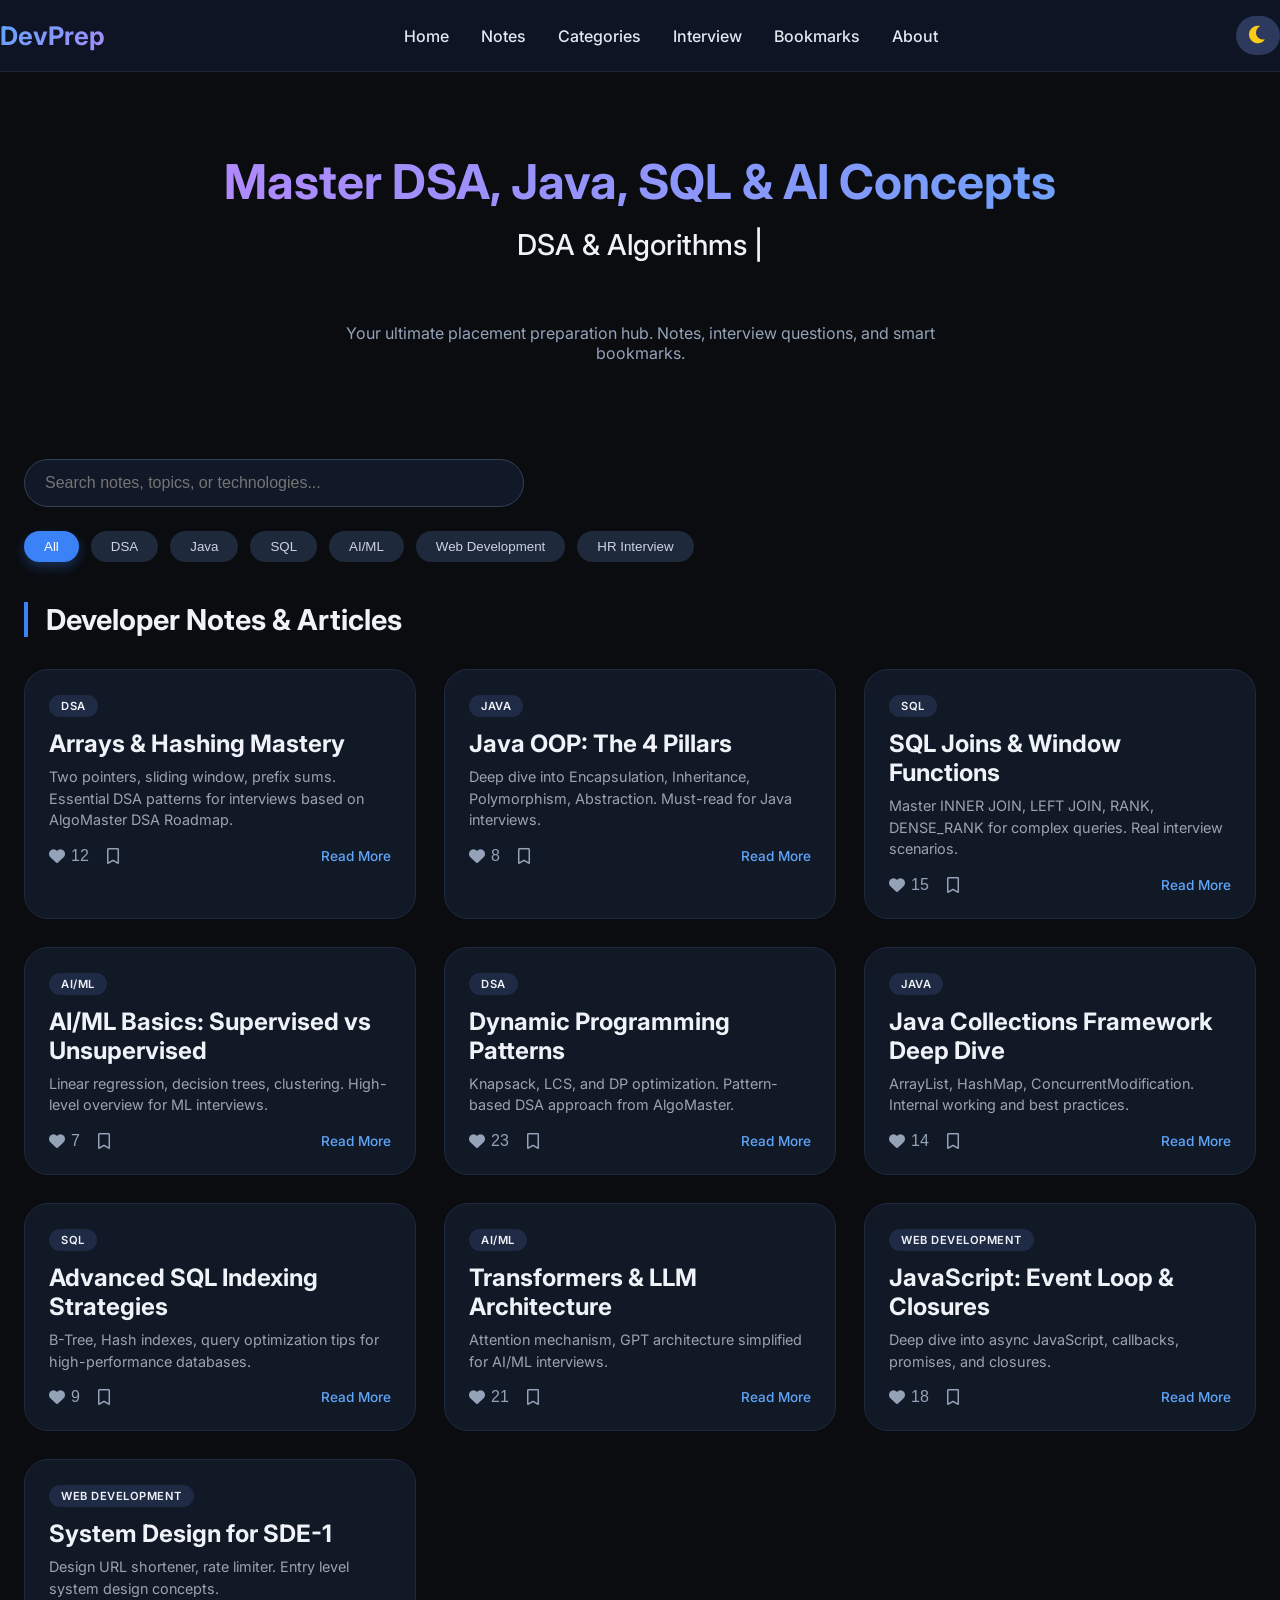
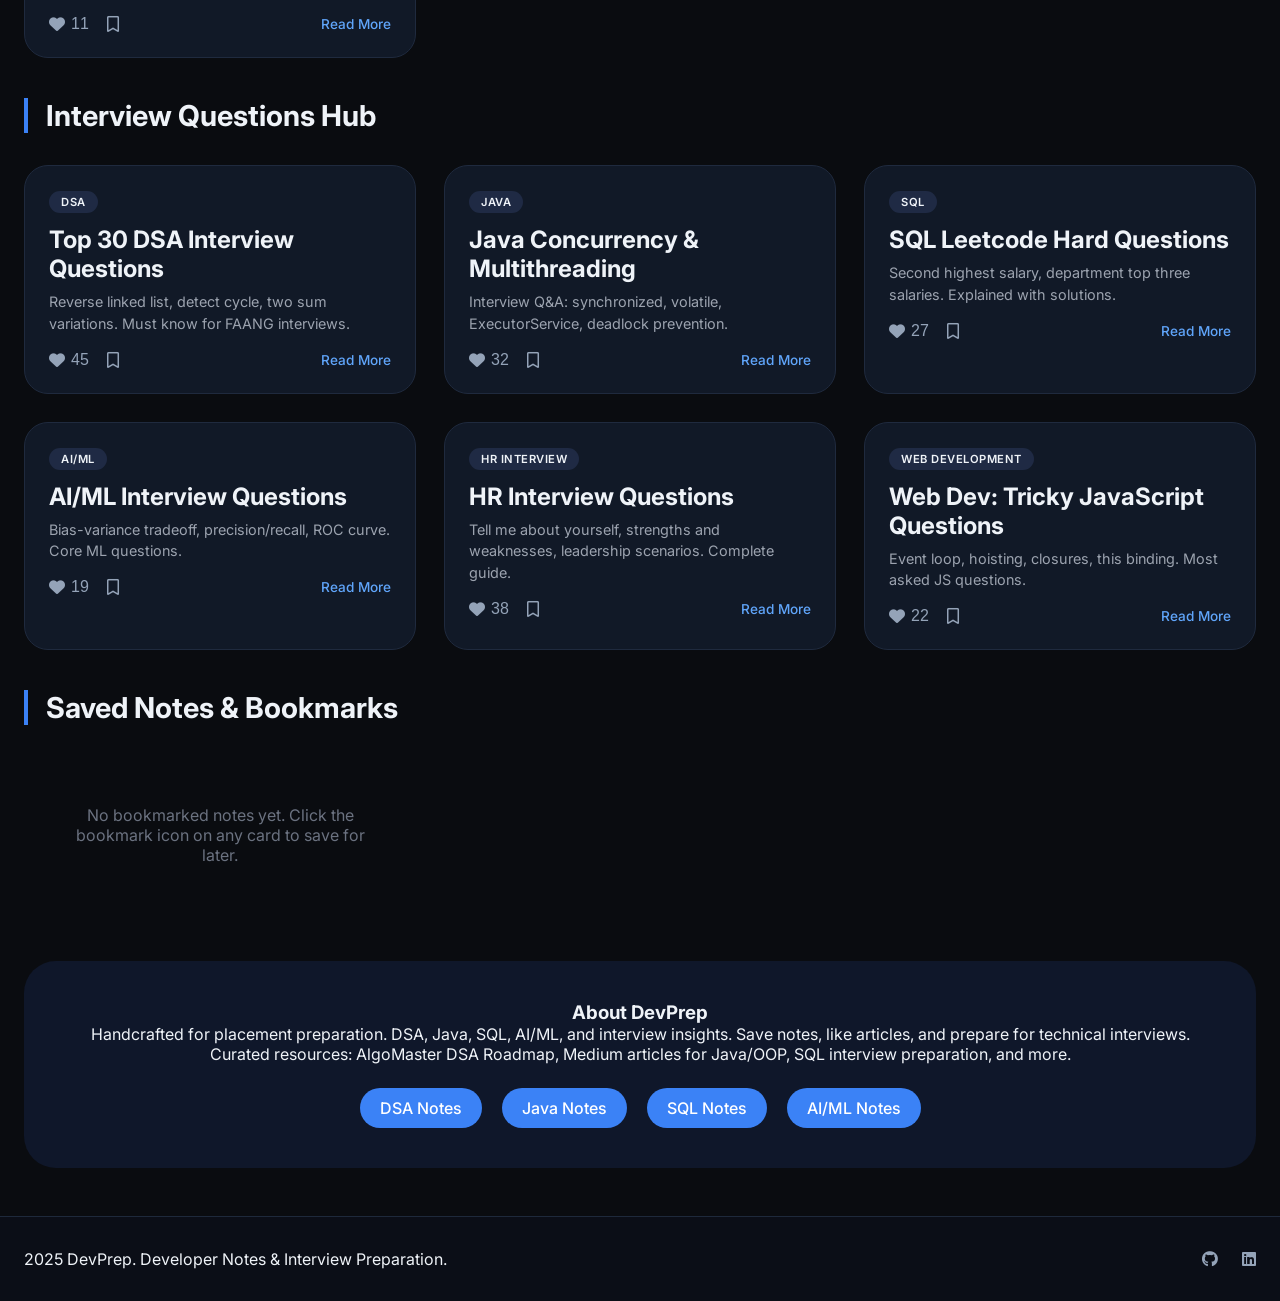
<file: index.html>
<!DOCTYPE html>
<html lang="en">
<head>
    <meta charset="UTF-8">
    <meta name="viewport" content="width=device-width, initial-scale=1.0, viewport-fit=cover">
    <title>DevPrep | Developer Notes & Interview Hub</title>
    <link href="https://fonts.googleapis.com/css2?family=Inter:opsz,wght@14..32,300;14..32,400;14..32,500;14..32,600;14..32,700&display=swap" rel="stylesheet">
    <link rel="stylesheet" href="https://cdnjs.cloudflare.com/ajax/libs/font-awesome/6.0.0-beta3/css/all.min.css">
    <link rel="stylesheet" href="style.css">
</head>
<body>

<nav class="glass-nav">
    <div class="container nav-flex">
        <div class="logo">
            <h2>DevPrep</h2>
        </div>
        <ul class="nav-links">
            <li><a href="#home">Home</a></li>
            <li><a href="#notes">Notes</a></li>
            <li><a href="#categories">Categories</a></li>
            <li><a href="#interview">Interview</a></li>
            <li><a href="#saved">Bookmarks</a></li>
            <li><a href="#about">About</a></li>
        </ul>
        <button class="theme-toggle" id="darkModeToggle" aria-label="Dark mode toggle">
            <i class="fas fa-moon"></i>
        </button>
    </div>
</nav>

<main>
    <section id="home" class="hero container">
        <h1>Master DSA, Java, SQL & AI Concepts</h1>
        <div class="typed-text" id="typingElement"></div>
        <p>Your ultimate placement preparation hub. Notes, interview questions, and smart bookmarks.</p>
    </section>

    <div class="container search-section" id="categories">
        <input type="text" id="searchInput" class="search-input" placeholder="Search notes, topics, or technologies...">
        <div class="categories-filter" id="filterButtonsContainer"></div>
    </div>

    <div class="container" id="notes">
        <h2 class="section-title">Developer Notes & Articles</h2>
        <div id="notesGrid" class="notes-grid"></div>
    </div>

    <div class="container" id="interview">
        <h2 class="section-title">Interview Questions Hub</h2>
        <div id="interviewGrid" class="notes-grid"></div>
    </div>

    <div class="container" id="saved">
        <h2 class="section-title">Saved Notes & Bookmarks</h2>
        <div id="bookmarksGrid" class="notes-grid"></div>
    </div>

    <div class="container" id="about">
        <div class="about-card reveal">
            <h3>About DevPrep</h3>
            <p>Handcrafted for placement preparation. DSA, Java, SQL, AI/ML, and interview insights. Save notes, like articles, and prepare for technical interviews.</p>
            <p>Curated resources: AlgoMaster DSA Roadmap, Medium articles for Java/OOP, SQL interview preparation, and more.</p>
            <div class="resource-links">
                <a href="pages/dsa.html" class="resource-link">DSA Notes</a>
                <a href="pages/java.html" class="resource-link">Java Notes</a>
                <a href="pages/sql.html" class="resource-link">SQL Notes</a>
                <a href="pages/ai.html" class="resource-link">AI/ML Notes</a>
            </div>
        </div>
    </div>
</main>

<footer class="footer">
    <div class="container footer-content">
        <span>2025 DevPrep. Developer Notes & Interview Preparation.</span>
        <div>
            <a href="#" style="margin-right: 20px; color:#94A3B8;"><i class="fab fa-github"></i></a>
            <a href="#" style="color:#94A3B8;"><i class="fab fa-linkedin"></i></a>
        </div>
    </div>
</footer>

<script src="script.js"></script>
</body>
</html>
</file>
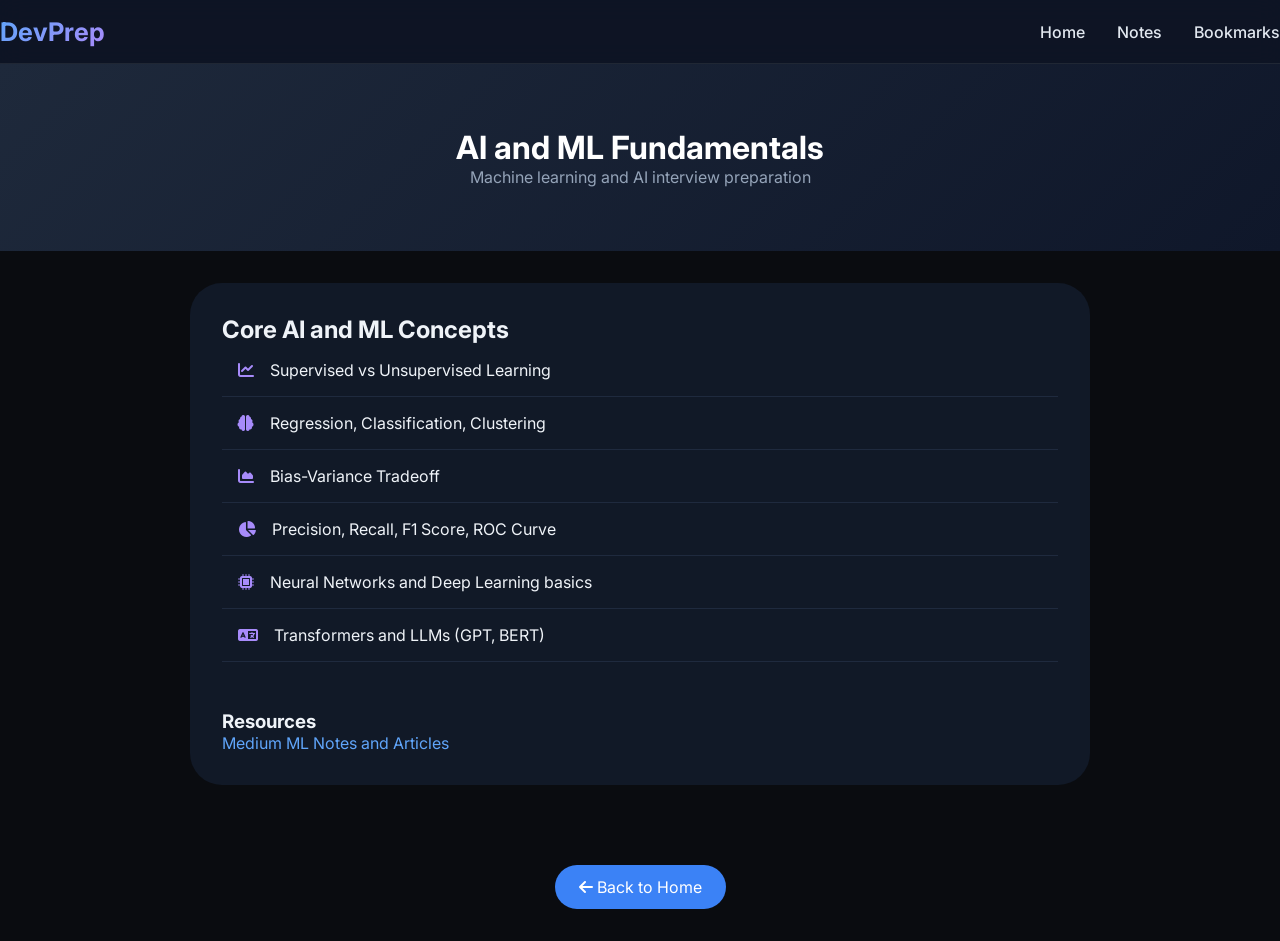
<file: pages/ai.html>
<!DOCTYPE html>

<html lang="en">

<head>
    <meta charset="UTF-8">
    <meta name="viewport" content="width=device-width, initial-scale=1.0">
    <title>AI and ML Notes - DevPrep</title>
    <link href="https://fonts.googleapis.com/css2?family=Inter:wght@300;400;500;600;700&display=swap" rel="stylesheet">
    <link rel="stylesheet" href="https://cdnjs.cloudflare.com/ajax/libs/font-awesome/6.0.0-beta3/css/all.min.css">
    <link rel="stylesheet" href="../style.css">

    <style>
        .page-header { background: linear-gradient(135deg, #1E293B, #0F172A); padding: 4rem 0; text-align: center; margin-bottom: 2rem; }
        .page-content { max-width: 900px; margin: 0 auto; padding: 2rem; background: #111927; border-radius: 32px; margin-bottom: 3rem; }
        .topic-list li i { color: #A78BFA; }
        .back-btn { display: inline-block; margin: 2rem; padding: 12px 24px; background: #3B82F6; color: white; text-decoration: none; border-radius: 40px; }
        .topic-list { list-style: none; padding: 0; }
        .topic-list li { padding: 1rem; border-bottom: 1px solid #1F2A3E; display: flex; align-items: center; gap: 1rem; }
        .resource-section { margin-top: 2rem; padding-top: 1rem; }
        .resource-section a { color: #60A5FA; text-decoration: none; }
    </style>

</head>

<body>
    <nav class="glass-nav"><div class="container nav-flex"><div class="logo"><h2>DevPrep</h2></div><ul class="nav-links"><li><a href="../index.html#home">Home</a></li><li><a href="../index.html#notes">Notes</a></li><li><a href="../index.html#saved">Bookmarks</a></li></ul></div></nav>
    <div class="page-header"><h1 style="color: white;">AI and ML Fundamentals</h1><p style="color: #94A3B8;">Machine learning and AI interview preparation</p></div>
    <div class="container"><div class="page-content"><h2>Core AI and ML Concepts</h2><ul class="topic-list"><li><i class="fas fa-chart-line"></i> Supervised vs Unsupervised Learning</li><li><i class="fas fa-brain"></i> Regression, Classification, Clustering</li><li><i class="fas fa-chart-area"></i> Bias-Variance Tradeoff</li><li><i class="fas fa-chart-pie"></i> Precision, Recall, F1 Score, ROC Curve</li><li><i class="fas fa-microchip"></i> Neural Networks and Deep Learning basics</li><li><i class="fas fa-language"></i> Transformers and LLMs (GPT, BERT)</li></ul><div class="resource-section"><h3>Resources</h3><p><a href="https://medium.com/search?q=machine+learning+notes" target="_blank">Medium ML Notes and Articles</a></p></div></div><div style="text-align: center;"><a href="../index.html" class="back-btn"><i class="fas fa-arrow-left"></i> Back to Home</a></div></div>
</body>

</html>
</file>
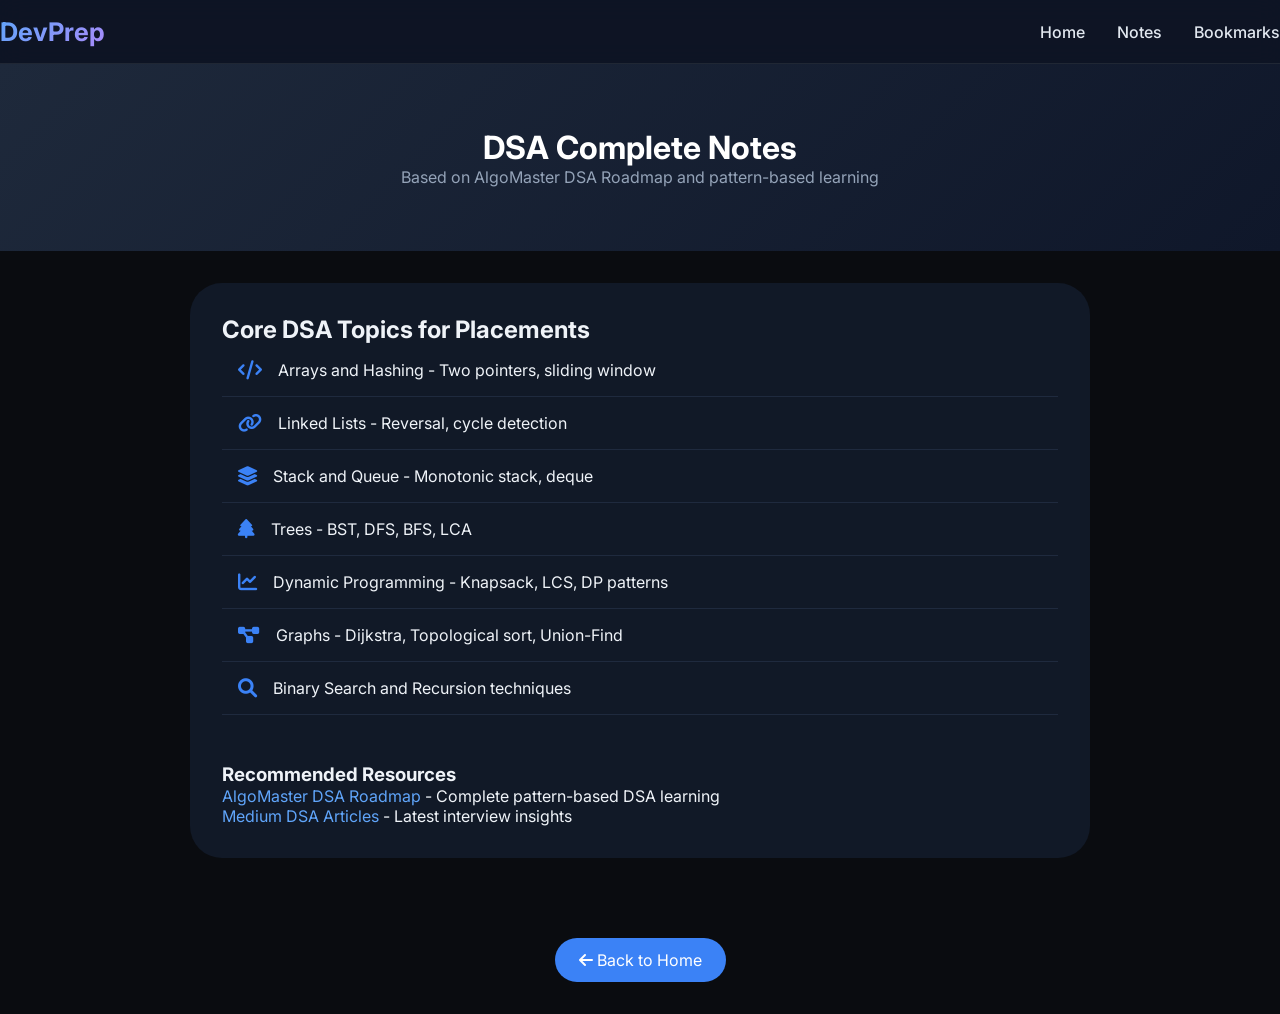
<file: pages/dsa.html>
<!DOCTYPE html>
<html lang="en">
<head>
    <meta charset="UTF-8">
    <meta name="viewport" content="width=device-width, initial-scale=1.0">
    <title>DSA Notes - DevPrep</title>
    <link href="https://fonts.googleapis.com/css2?family=Inter:wght@300;400;500;600;700&display=swap" rel="stylesheet">
    <link rel="stylesheet" href="https://cdnjs.cloudflare.com/ajax/libs/font-awesome/6.0.0-beta3/css/all.min.css">
    <link rel="stylesheet" href="../style.css">
    <style>
        .page-header {
            background: linear-gradient(135deg, #1E293B, #0F172A);
            padding: 4rem 0;
            text-align: center;
            margin-bottom: 2rem;
        }
        .page-content {
            max-width: 900px;
            margin: 0 auto;
            padding: 2rem;
            background: #111927;
            border-radius: 32px;
            margin-bottom: 3rem;
        }
        body.light-mode .page-content {
            background: white;
            border: 1px solid #E2E8F0;
        }
        .topic-list {
            list-style: none;
            padding: 0;
        }
        .topic-list li {
            padding: 1rem;
            border-bottom: 1px solid #1F2A3E;
            display: flex;
            align-items: center;
            gap: 1rem;
        }
        .topic-list li i {
            color: #3B82F6;
            font-size: 1.2rem;
        }
        .back-btn {
            display: inline-block;
            margin: 2rem;
            padding: 12px 24px;
            background: #3B82F6;
            color: white;
            text-decoration: none;
            border-radius: 40px;
        }
        .resource-section {
            margin-top: 2rem;
            padding-top: 1rem;
        }
        .resource-section a {
            color: #60A5FA;
            text-decoration: none;
        }
    </style>
</head>
<body>
    <nav class="glass-nav">
        <div class="container nav-flex">
            <div class="logo"><h2>DevPrep</h2></div>
            <ul class="nav-links">
                <li><a href="../index.html#home">Home</a></li>
                <li><a href="../index.html#notes">Notes</a></li>
                <li><a href="../index.html#saved">Bookmarks</a></li>
            </ul>
        </div>
    </nav>

    <div class="page-header">
        <h1 style="color: white;">DSA Complete Notes</h1>
        <p style="color: #94A3B8;">Based on AlgoMaster DSA Roadmap and pattern-based learning</p>
    </div>

    <div class="container">
        <div class="page-content">
            <h2>Core DSA Topics for Placements</h2>
            <ul class="topic-list">
                <li><i class="fas fa-code"></i> Arrays and Hashing - Two pointers, sliding window</li>
                <li><i class="fas fa-link"></i> Linked Lists - Reversal, cycle detection</li>
                <li><i class="fas fa-layer-group"></i> Stack and Queue - Monotonic stack, deque</li>
                <li><i class="fas fa-tree"></i> Trees - BST, DFS, BFS, LCA</li>
                <li><i class="fas fa-chart-line"></i> Dynamic Programming - Knapsack, LCS, DP patterns</li>
                <li><i class="fas fa-project-diagram"></i> Graphs - Dijkstra, Topological sort, Union-Find</li>
                <li><i class="fas fa-search"></i> Binary Search and Recursion techniques</li>
            </ul>
            <div class="resource-section">
                <h3>Recommended Resources</h3>
                <p><a href="https://algomaster.io/learn/dsa" target="_blank">AlgoMaster DSA Roadmap</a> - Complete pattern-based DSA learning</p>
                <p><a href="https://medium.com/search?q=data+structures+and+algorithms" target="_blank">Medium DSA Articles</a> - Latest interview insights</p>
            </div>
        </div>
        <div style="text-align: center;">
            <a href="../index.html" class="back-btn"><i class="fas fa-arrow-left"></i> Back to Home</a>
        </div>
    </div>
</body>
</html>
</file>
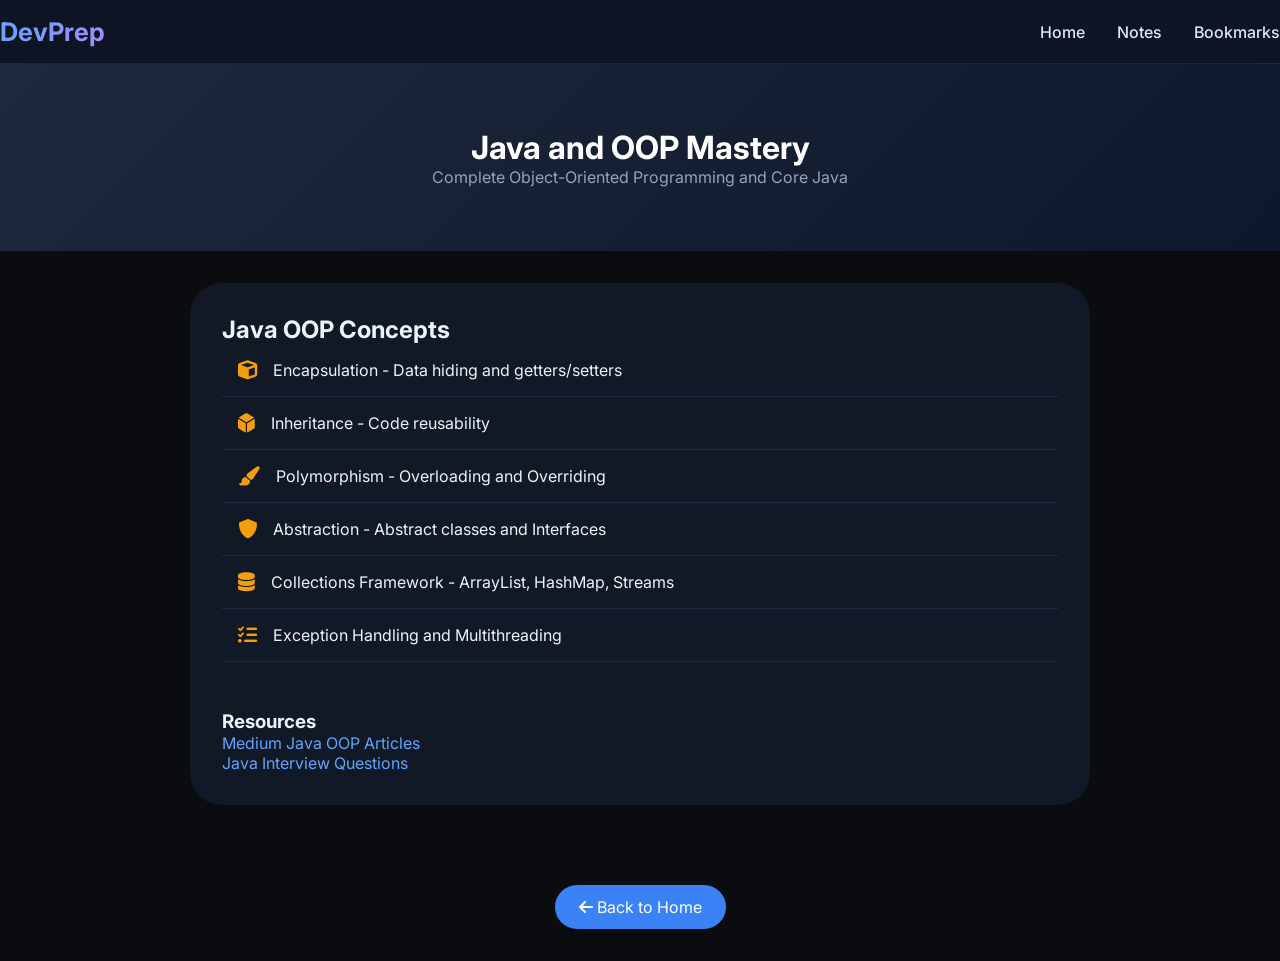
<file: pages/java.html>
<!DOCTYPE html>
<html lang="en">
<head>
    <meta charset="UTF-8">
    <meta name="viewport" content="width=device-width, initial-scale=1.0">
    <title>Java and OOP Notes - DevPrep</title>
    <link href="https://fonts.googleapis.com/css2?family=Inter:wght@300;400;500;600;700&display=swap" rel="stylesheet">
    <link rel="stylesheet" href="https://cdnjs.cloudflare.com/ajax/libs/font-awesome/6.0.0-beta3/css/all.min.css">
    <link rel="stylesheet" href="../style.css">
    <style>
        .page-header { background: linear-gradient(135deg, #1E293B, #0F172A); padding: 4rem 0; text-align: center; margin-bottom: 2rem; }
        .page-content { max-width: 900px; margin: 0 auto; padding: 2rem; background: #111927; border-radius: 32px; margin-bottom: 3rem; }
        body.light-mode .page-content { background: white; border: 1px solid #E2E8F0; }
        .topic-list { list-style: none; padding: 0; }
        .topic-list li { padding: 1rem; border-bottom: 1px solid #1F2A3E; display: flex; align-items: center; gap: 1rem; }
        .topic-list li i { color: #F59E0B; font-size: 1.2rem; }
        .back-btn { display: inline-block; margin: 2rem; padding: 12px 24px; background: #3B82F6; color: white; text-decoration: none; border-radius: 40px; }
        .resource-section { margin-top: 2rem; padding-top: 1rem; }
        .resource-section a { color: #60A5FA; text-decoration: none; }
    </style>
</head>
<body>
    <nav class="glass-nav"><div class="container nav-flex"><div class="logo"><h2>DevPrep</h2></div><ul class="nav-links"><li><a href="../index.html#home">Home</a></li><li><a href="../index.html#notes">Notes</a></li><li><a href="../index.html#saved">Bookmarks</a></li></ul></div></nav>
    <div class="page-header"><h1 style="color: white;">Java and OOP Mastery</h1><p style="color: #94A3B8;">Complete Object-Oriented Programming and Core Java</p></div>
    <div class="container"><div class="page-content"><h2>Java OOP Concepts</h2><ul class="topic-list"><li><i class="fas fa-cube"></i> Encapsulation - Data hiding and getters/setters</li><li><i class="fas fa-dice-d6"></i> Inheritance - Code reusability</li><li><i class="fas fa-paint-brush"></i> Polymorphism - Overloading and Overriding</li><li><i class="fas fa-shield-alt"></i> Abstraction - Abstract classes and Interfaces</li><li><i class="fas fa-database"></i> Collections Framework - ArrayList, HashMap, Streams</li><li><i class="fas fa-tasks"></i> Exception Handling and Multithreading</li></ul><div class="resource-section"><h3>Resources</h3><p><a href="https://medium.com/search?q=java+oops" target="_blank">Medium Java OOP Articles</a></p><p><a href="https://medium.com/search?q=java+interview+questions" target="_blank">Java Interview Questions</a></p></div></div><div style="text-align: center;"><a href="../index.html" class="back-btn"><i class="fas fa-arrow-left"></i> Back to Home</a></div></div>
</body>
</html>
</file>
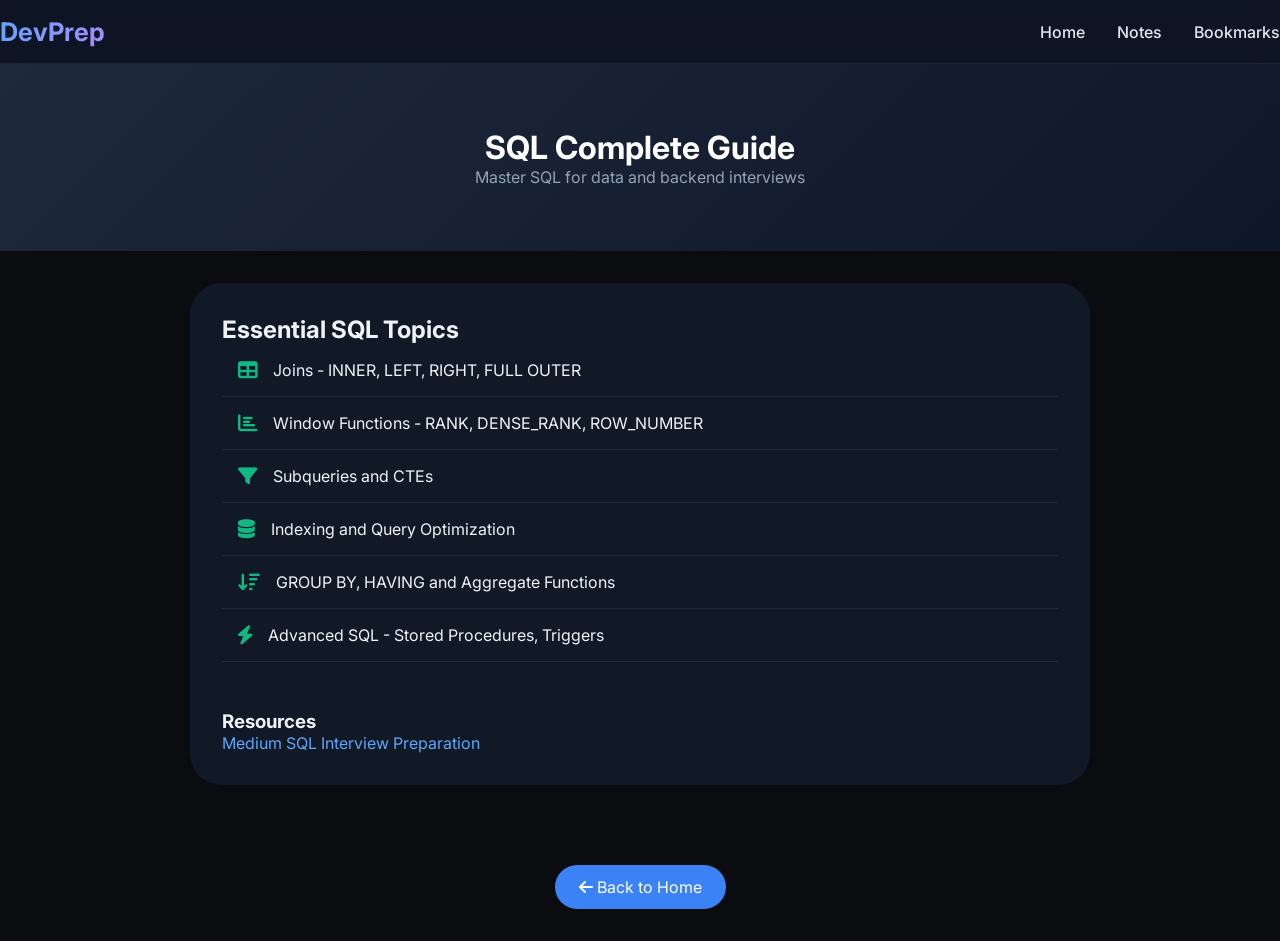
<file: pages/sql.html>
<!DOCTYPE html>
<html lang="en">
<head>
    <meta charset="UTF-8">
    <meta name="viewport" content="width=device-width, initial-scale=1.0">
    <title>SQL Notes - DevPrep</title>
    <link href="https://fonts.googleapis.com/css2?family=Inter:wght@300;400;500;600;700&display=swap" rel="stylesheet">
    <link rel="stylesheet" href="https://cdnjs.cloudflare.com/ajax/libs/font-awesome/6.0.0-beta3/css/all.min.css">
    <link rel="stylesheet" href="../style.css">
    <style>
        .page-header { background: linear-gradient(135deg, #1E293B, #0F172A); padding: 4rem 0; text-align: center; margin-bottom: 2rem; }
        .page-content { max-width: 900px; margin: 0 auto; padding: 2rem; background: #111927; border-radius: 32px; margin-bottom: 3rem; }
        body.light-mode .page-content { background: white; }
        .topic-list { list-style: none; padding: 0; }
        .topic-list li { padding: 1rem; border-bottom: 1px solid #1F2A3E; display: flex; align-items: center; gap: 1rem; }
        .topic-list li i { color: #10B981; font-size: 1.2rem; }
        .back-btn { display: inline-block; margin: 2rem; padding: 12px 24px; background: #3B82F6; color: white; text-decoration: none; border-radius: 40px; }
        .resource-section { margin-top: 2rem; padding-top: 1rem; }
        .resource-section a { color: #60A5FA; text-decoration: none; }
    </style>
</head>
<body>
    <nav class="glass-nav"><div class="container nav-flex"><div class="logo"><h2>DevPrep</h2></div><ul class="nav-links"><li><a href="../index.html#home">Home</a></li><li><a href="../index.html#notes">Notes</a></li><li><a href="../index.html#saved">Bookmarks</a></li></ul></div></nav>
    <div class="page-header"><h1 style="color: white;">SQL Complete Guide</h1><p style="color: #94A3B8;">Master SQL for data and backend interviews</p></div>
    <div class="container"><div class="page-content"><h2>Essential SQL Topics</h2><ul class="topic-list"><li><i class="fas fa-table"></i> Joins - INNER, LEFT, RIGHT, FULL OUTER</li><li><i class="fas fa-chart-bar"></i> Window Functions - RANK, DENSE_RANK, ROW_NUMBER</li><li><i class="fas fa-filter"></i> Subqueries and CTEs</li><li><i class="fas fa-database"></i> Indexing and Query Optimization</li><li><i class="fas fa-sort-amount-down"></i> GROUP BY, HAVING and Aggregate Functions</li><li><i class="fas fa-bolt"></i> Advanced SQL - Stored Procedures, Triggers</li></ul><div class="resource-section"><h3>Resources</h3><p><a href="https://medium.com/search?q=sql+interview+questions" target="_blank">Medium SQL Interview Preparation</a></p></div></div><div style="text-align: center;"><a href="../index.html" class="back-btn"><i class="fas fa-arrow-left"></i> Back to Home</a></div></div>
</body>
</html>
</file>
<file: style.css>
* {
    margin: 0;
    padding: 0;
    box-sizing: border-box;
}

body {
    font-family: 'Inter', sans-serif;
    background: #0A0C10;
    color: #EFF3F8;
    transition: background 0.25s ease, color 0.2s ease;
    scroll-behavior: smooth;
}

body.light-mode {
    background: #F5F7FC;
    color: #1E293B;
}

body.light-mode .glass-nav,
body.light-mode .footer {
    background: rgba(255, 255, 255, 0.85);
    backdrop-filter: blur(16px);
    border-bottom: 1px solid rgba(0, 0, 0, 0.08);
    box-shadow: 0 4px 12px rgba(0, 0, 0, 0.02);
}

body.light-mode .card {
    background: #FFFFFF;
    border: 1px solid #E2E8F0;
    box-shadow: 0 8px 20px rgba(0, 0, 0, 0.02);
}

body.light-mode .category-btn {
    background: #EDF2F7;
    color: #1E293B;
}

body.light-mode .category-btn.active {
    background: #3B82F6;
    color: white;
    box-shadow: 0 4px 8px rgba(59,130,246,0.2);
}

body.light-mode .search-input {
    background: white;
    border: 1px solid #CBD5E1;
    color: #0F172A;
}

body.light-mode .footer a {
    color: #2563EB;
}

body.light-mode .about-card {
    background: #FFFFFF;
    border: 1px solid #E2E8F0;
}

.container {
    max-width: 1280px;
    margin: 0 auto;
    padding: 0 24px;
}

.glass-nav {
    background: rgba(15, 23, 42, 0.8);
    backdrop-filter: blur(12px);
    position: sticky;
    top: 0;
    z-index: 100;
    border-bottom: 1px solid rgba(255, 255, 255, 0.08);
    transition: all 0.2s;
}

.nav-flex {
    display: flex;
    justify-content: space-between;
    align-items: center;
    padding: 1rem 0;
    flex-wrap: wrap;
}

.logo h2 {
    font-weight: 700;
    background: linear-gradient(135deg, #60A5FA, #A78BFA);
    background-clip: text;
    -webkit-background-clip: text;
    color: transparent;
    font-size: 1.6rem;
}

.nav-links {
    display: flex;
    gap: 2rem;
    list-style: none;
}

.nav-links a {
    color: #E2E8F0;
    text-decoration: none;
    font-weight: 500;
    transition: 0.2s;
}

body.light-mode .nav-links a {
    color: #1E293B;
}

.nav-links a:hover {
    color: #60A5FA;
}

.theme-toggle {
    background: #2D3A5E;
    border: none;
    font-size: 1.25rem;
    padding: 8px 12px;
    border-radius: 40px;
    cursor: pointer;
    color: #FACC15;
    transition: 0.2s;
}

.hero {
    padding: 5rem 0 4rem;
    text-align: center;
}

.hero h1 {
    font-size: 3rem;
    font-weight: 700;
    background: linear-gradient(to right, #C084FC, #60A5FA);
    background-clip: text;
    -webkit-background-clip: text;
    color: transparent;
}

.typed-text {
    font-size: 1.8rem;
    font-weight: 500;
    margin: 1rem 0;
    min-height: 80px;
}

.hero p {
    color: #94A3B8;
    max-width: 600px;
    margin: 0 auto;
}

.search-section {
    margin: 2rem 0 1rem;
}

.search-input {
    width: 100%;
    max-width: 500px;
    padding: 14px 20px;
    border-radius: 60px;
    background: #111827;
    border: 1px solid #334155;
    color: white;
    font-size: 1rem;
    margin-bottom: 1.5rem;
}

.categories-filter {
    display: flex;
    flex-wrap: wrap;
    gap: 12px;
    margin-bottom: 2rem;
}

.category-btn {
    background: #1E293B;
    border: none;
    padding: 8px 20px;
    border-radius: 40px;
    font-weight: 500;
    color: #CBD5E1;
    cursor: pointer;
    transition: all 0.2s;
}

.category-btn.active {
    background: #3B82F6;
    color: white;
    box-shadow: 0 5px 12px rgba(59,130,246,0.3);
}

.notes-grid {
    display: grid;
    grid-template-columns: repeat(auto-fill, minmax(320px, 1fr));
    gap: 28px;
    margin: 2rem 0;
}

.card {
    background: #111927;
    border-radius: 24px;
    padding: 1.5rem;
    transition: all 0.3s cubic-bezier(0.2, 0, 0, 1);
    border: 1px solid #1F2A3E;
}

.card:hover {
    transform: translateY(-6px);
    box-shadow: 0 20px 30px -12px rgba(0, 0, 0, 0.4);
    border-color: #3B82F6;
}

.card-category {
    display: inline-block;
    padding: 4px 12px;
    background: #1F2A44;
    border-radius: 30px;
    font-size: 0.7rem;
    font-weight: 600;
    text-transform: uppercase;
    letter-spacing: 0.5px;
}

.card-title {
    font-size: 1.5rem;
    margin: 12px 0 8px;
}

.card-desc {
    color: #9CA3AF;
    font-size: 0.9rem;
    line-height: 1.5;
    margin-bottom: 16px;
}

.card-actions {
    display: flex;
    gap: 18px;
    margin-top: 16px;
    align-items: center;
}

.icon-btn {
    background: none;
    border: none;
    font-size: 1rem;
    cursor: pointer;
    color: #94A3B8;
    transition: 0.2s;
    display: flex;
    align-items: center;
    gap: 6px;
    font-weight: 500;
}

.icon-btn.liked {
    color: #ef4444;
}

.icon-btn.bookmarked {
    color: #FBBF24;
}

.read-more {
    margin-left: auto;
    text-decoration: none;
    color: #60A5FA;
    font-weight: 500;
    font-size: 0.85rem;
}

.section-title {
    font-size: 1.8rem;
    margin: 2.5rem 0 1rem;
    border-left: 4px solid #3B82F6;
    padding-left: 18px;
}

.about-card {
    background: #0F172A;
    border-radius: 32px;
    padding: 2.5rem;
    margin: 3rem 0;
    text-align: center;
}

.resource-links {
    display: flex;
    justify-content: center;
    gap: 20px;
    margin-top: 24px;
    flex-wrap: wrap;
}

.resource-link {
    display: inline-block;
    padding: 10px 20px;
    background: #3B82F6;
    color: white;
    text-decoration: none;
    border-radius: 40px;
    font-weight: 500;
    transition: all 0.2s;
}

.resource-link:hover {
    background: #2563EB;
    transform: translateY(-2px);
}

.footer {
    background: #0B0E17;
    padding: 2rem 0;
    margin-top: 3rem;
    border-top: 1px solid #1E293B;
}

.footer-content {
    display: flex;
    justify-content: space-between;
    flex-wrap: wrap;
    gap: 1rem;
}

.reveal {
    opacity: 0;
    transform: translateY(20px);
    transition: all 0.6s ease;
}

.reveal.active {
    opacity: 1;
    transform: translateY(0);
}

.empty-message {
    text-align: center;
    padding: 3rem;
    color: #6B7280;
}

@media (max-width: 768px) {
    .nav-flex {
        flex-direction: column;
        gap: 10px;
    }
    .hero h1 {
        font-size: 2rem;
    }
    .typed-text {
        font-size: 1.2rem;
    }
    .notes-grid {
        grid-template-columns: 1fr;
    }
    .resource-links {
        gap: 12px;
    }
    .resource-link {
        padding: 8px 16px;
        font-size: 0.9rem;
    }
}

button {
    cursor: pointer;
}
</file>
